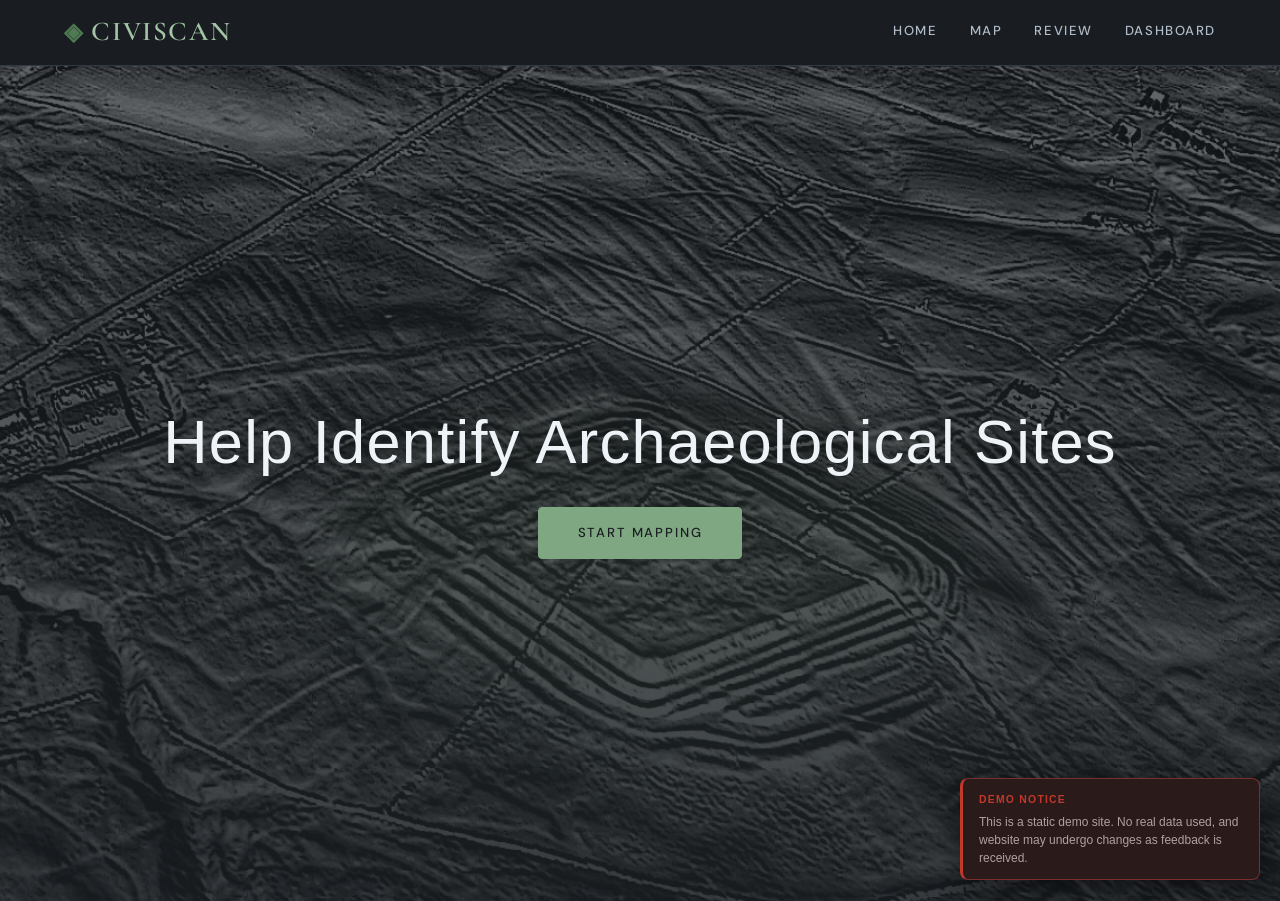
<file: index.html>
<!DOCTYPE html>
<html>

<head>

    <title>Civiscan</title>

    <link rel="stylesheet" href="base.css">
    <link rel="stylesheet" href="layout.css">

</head>

<body>

    <header>
        <h1><a href='index.html'>Civiscan</a></h1>

        <nav>
            <a href="index.html">Home</a>
            <a href="map.html">Map</a>
            <a href="review.html">Review</a>
            <a href="dashboard.html">Dashboard</a>
        </nav>

    </header>

    <section class="hero">

        <img src="hero.webp">

        <h2>Help Identify Archaeological Sites</h2>

        <a class="button" href="map.html">
            Start Mapping
        </a>

    </section>

    <div style="
      position: fixed;
      bottom: 1.25rem;
      right: 1.25rem;
      z-index: 9999;
      max-width: 300px;
      background: #2a1a1a;
      border: 1px solid #7a2e2e;
      border-left: 3px solid #c0392b;
      border-radius: 8px;
      padding: 0.75rem 1rem;
      box-shadow: 0 8px 32px rgba(0,0,0,0.5);
      font-family: sans-serif;">
      
        <p style="
        margin: 0 0 0.25rem 0;
        font-size: 0.65rem;
        font-weight: 600;
        letter-spacing: 0.12em;
        text-transform: uppercase;
        color: #c0392b;">
      Demo Notice
      </p>
        
      <p style="
        margin: 0;
        font-size: 0.75rem;
        color: #b0a0a0;
        line-height: 1.5;">
      This is a static demo site. No real data used, and website may undergo changes as feedback is received.
      </p>
    </div>

</body>


</html>
</file>
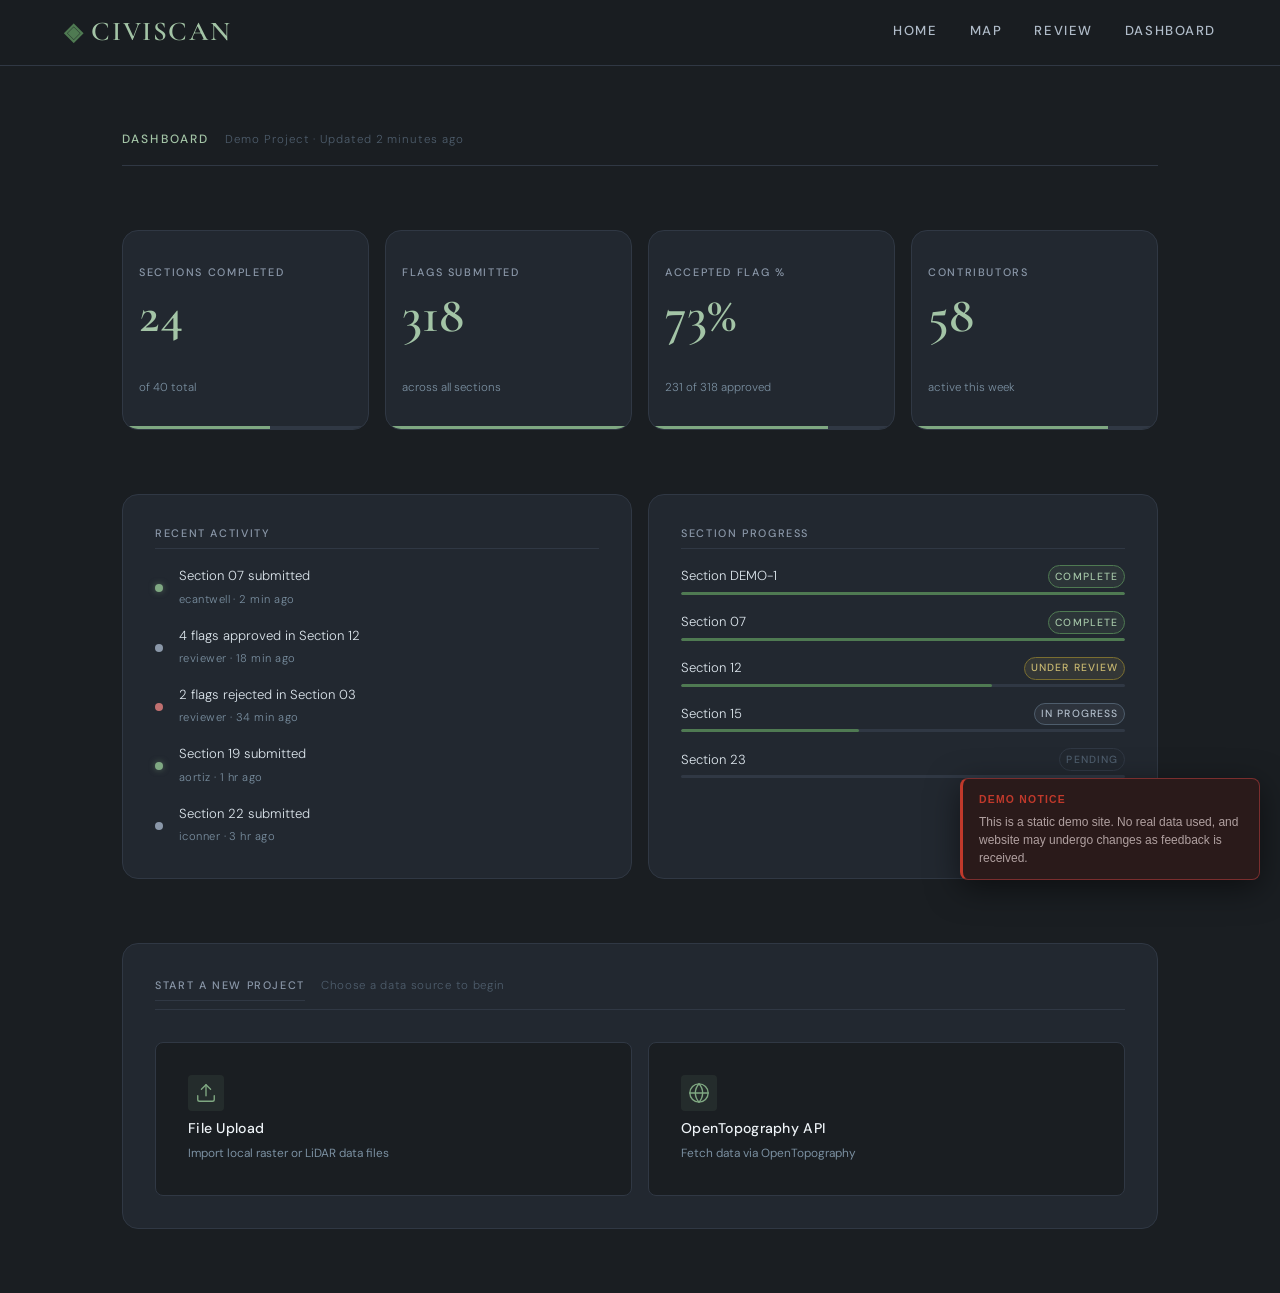
<file: dashboard.html>
<!DOCTYPE html>
<html>

<head>
    <title>Civiscan Dashboard</title>
    <link rel="stylesheet" href="base.css">
    <link rel="stylesheet" href="layout.css">
    <link rel="stylesheet" href="dashboard.css">
    <script src="dashboard.js" defer></script>
</head>

<body>
    <header>
        <h1><a href='index.html'>Civiscan</a></h1>

        <nav>
            <a href="index.html">Home</a>
            <a href="map.html">Map</a>
            <a href="review.html">Review</a>
            <a href="dashboard.html">Dashboard</a>
        </nav>

    </header>

    <main class="dashboard">

        <div class="dashboard-heading">
            <h2>Dashboard</h2>
            <span class="dashboard-subtitle">Demo Project · Updated 2 minutes ago</span>
        </div>

        <div class="stat-grid">

            <div class="stat-card" data-animate>
                <span class="stat-label">Sections Completed</span>
                <span class="stat-value" data-count="24">0</span>
                <span class="stat-sub">of 40 total</span>
                <div class="stat-bar">
                    <div class="stat-bar-fill" style="--fill: 60%"></div>
                </div>
            </div>

            <div class="stat-card" data-animate>
                <span class="stat-label">Flags Submitted</span>
                <span class="stat-value" data-count="318">0</span>
                <span class="stat-sub">across all sections</span>
                <div class="stat-bar">
                    <div class="stat-bar-fill" style="--fill: 100%"></div>
                </div>
            </div>

            <div class="stat-card" data-animate>
                <span class="stat-label">Accepted Flag %</span>
                <span class="stat-value" data-count="73" data-suffix="%">0</span>
                <span class="stat-sub">231 of 318 approved</span>
                <div class="stat-bar">
                    <div class="stat-bar-fill" style="--fill: 73%"></div>
                </div>
            </div>

            <div class="stat-card" data-animate>
                <span class="stat-label">Contributors</span>
                <span class="stat-value" data-count="58">0</span>
                <span class="stat-sub">active this week</span>
                <div class="stat-bar">
                    <div class="stat-bar-fill" style="--fill: 80%"></div>
                </div>
            </div>

        </div>

        <div class="dashboard-lower">
            <div class="dash-panel activity-panel">
                <h3 class="panel-title">Recent Activity</h3>
                <ul class="activity-list">
                    <li class="activity-item">
                        <span class="activity-dot high"></span>
                        <div class="activity-body">
                            <span class="activity-text">Section 07 submitted</span>
                            <span class="activity-meta">ecantwell · 2 min ago</span>
                        </div>
                    </li>
                    <li class="activity-item">
                        <span class="activity-dot mid"></span>
                        <div class="activity-body">
                            <span class="activity-text">4 flags approved in Section 12</span>
                            <span class="activity-meta">reviewer · 18 min ago</span>
                        </div>
                    </li>
                    <li class="activity-item">
                        <span class="activity-dot low"></span>
                        <div class="activity-body">
                            <span class="activity-text">2 flags rejected in Section 03</span>
                            <span class="activity-meta">reviewer · 34 min ago</span>
                        </div>
                    </li>
                    <li class="activity-item">
                        <span class="activity-dot high"></span>
                        <div class="activity-body">
                            <span class="activity-text">Section 19 submitted</span>
                            <span class="activity-meta">aortiz · 1 hr ago</span>
                        </div>
                    </li>
                    <li class="activity-item">
                        <span class="activity-dot mid"></span>
                        <div class="activity-body">
                            <span class="activity-text">Section 22 submitted</span>
                            <span class="activity-meta">iconner · 3 hr ago</span>
                        </div>
                    </li>
                </ul>
            </div>

            <div class="dash-panel progress-panel">
                <h3 class="panel-title">Section Progress</h3>
                <ul class="progress-list">
                    <li class="progress-item">
                        <div class="progress-meta">
                            <span class="progress-name">Section DEMO-1</span>
                            <span class="progress-status done">Complete</span>
                        </div>
                        <div class="progress-track">
                            <div class="progress-fill" style="--fill: 100%"></div>
                        </div>
                    </li>
                    <li class="progress-item">
                        <div class="progress-meta">
                            <span class="progress-name">Section 07</span>
                            <span class="progress-status done">Complete</span>
                        </div>
                        <div class="progress-track">
                            <div class="progress-fill" style="--fill: 100%"></div>
                        </div>
                    </li>
                    <li class="progress-item">
                        <div class="progress-meta">
                            <span class="progress-name">Section 12</span>
                            <span class="progress-status review">Under Review</span>
                        </div>
                        <div class="progress-track">
                            <div class="progress-fill" style="--fill: 70%"></div>
                        </div>
                    </li>
                    <li class="progress-item">
                        <div class="progress-meta">
                            <span class="progress-name">Section 15</span>
                            <span class="progress-status active">In Progress</span>
                        </div>
                        <div class="progress-track">
                            <div class="progress-fill" style="--fill: 40%"></div>
                        </div>
                    </li>
                    <li class="progress-item">
                        <div class="progress-meta">
                            <span class="progress-name">Section 23</span>
                            <span class="progress-status pending">Pending</span>
                        </div>
                        <div class="progress-track">
                            <div class="progress-fill" style="--fill: 0%"></div>
                        </div>
                    </li>
                </ul>
            </div>

        </div>

        <div class="new-project-section">
            <div class="new-project-header">
                <h3 class="panel-title">Start a New Project</h3>
                <span class="new-project-sub">Choose a data source to begin</span>
            </div>
            <div class="source-cards">

                <button class="source-card" id="btn-file-upload">
                    <div class="source-icon">
                        <svg viewBox="0 0 24 24" fill="none" stroke="currentColor" stroke-width="1.5"
                            stroke-linecap="round" stroke-linejoin="round">
                            <path d="M21 15v4a2 2 0 0 1-2 2H5a2 2 0 0 1-2-2v-4" />
                            <polyline points="17 8 12 3 7 8" />
                            <line x1="12" y1="3" x2="12" y2="15" />
                        </svg>
                    </div>
                    <span class="source-title">File Upload</span>
                    <span class="source-desc">Import local raster or LiDAR data files</span>
                </button>

                <button class="source-card" id="btn-opentopo">
                    <div class="source-icon">
                        <svg viewBox="0 0 24 24" fill="none" stroke="currentColor" stroke-width="1.5"
                            stroke-linecap="round" stroke-linejoin="round">
                            <circle cx="12" cy="12" r="10" />
                            <line x1="2" y1="12" x2="22" y2="12" />
                            <path
                                d="M12 2a15.3 15.3 0 0 1 4 10 15.3 15.3 0 0 1-4 10 15.3 15.3 0 0 1-4-10A15.3 15.3 0 0 1 12 2z" />
                        </svg>
                    </div>
                    <span class="source-title">OpenTopography API</span>
                    <span class="source-desc">Fetch data via OpenTopography</span>
                </button>

            </div>
        </div>

    </main>

    <!-- new project modals -->
    <div class="modal-backdrop" id="modal-file" aria-hidden="true">
        <div class="modal" role="dialog" aria-modal="true" aria-labelledby="modal-file-title">

            <div class="modal-header">
                <h2 id="modal-file-title">New Project ⸻ File Upload</h2>
                <!-- apparently triple em dashes are a thing -->
                <button class="modal-close" data-close="modal-file" aria-label="Close">✕</button>
            </div>

            <div class="modal-body">

                <div class="field-group">
                    <label class="field-label" for="file-project-name">Project Name</label>
                    <input class="field-input" id="file-project-name" type="text"
                        placeholder="e.g. Survey Region Alpha">
                </div>

                <div class="field-group">
                    <label class="field-label">Data Files</label>
                    <div class="dropzone" id="dropzone">
                        <div class="dropzone-icon">
                            <svg viewBox="0 0 24 24" fill="none" stroke="currentColor" stroke-width="1.5"
                                stroke-linecap="round" stroke-linejoin="round">
                                <path d="M21 15v4a2 2 0 0 1-2 2H5a2 2 0 0 1-2-2v-4" />
                                <polyline points="17 8 12 3 7 8" />
                                <line x1="12" y1="3" x2="12" y2="15" />
                            </svg>
                        </div>
                        <p class="dropzone-text">Drag &amp; drop files here</p>
                        <p class="dropzone-sub">or <label class="dropzone-browse" for="file-input">browse files</label>
                        </p>
                        <input type="file" id="file-input" multiple accept=".tif,.tiff,.las,.laz,.geojson" hidden>
                        <p class="dropzone-hint">.tif · .las · .laz · .geojson</p>
                    </div>
                    <ul class="file-list" id="file-list"></ul>
                </div>

                <div class="field-group">
                    <label class="field-label">Latitude Range</label>
                    <div class="coord-row">
                        <input class="field-input" type="number" placeholder="Min latitude" step="0.0001">
                        <span class="coord-sep">to</span>
                        <input class="field-input" type="number" placeholder="Max latitude" step="0.0001">
                    </div>
                </div>

                <div class="field-group">
                    <label class="field-label">Longitude Range</label>
                    <div class="coord-row">
                        <input class="field-input" type="number" placeholder="Min longitude" step="0.0001">
                        <span class="coord-sep">to</span>
                        <input class="field-input" type="number" placeholder="Max longitude" step="0.0001">
                    </div>
                </div>

                <div class="field-group">
                    <label class="field-label">Add Reviewers</label>
                    <div class="reviewer-input-row">
                        <input class="field-input" id="file-reviewer-input" type="email"
                            placeholder="email@example.com">
                        <button class="reviewer-add-btn" data-target="file-reviewer-list">Add</button>
                    </div>
                    <ul class="reviewer-list" id="file-reviewer-list"></ul>
                </div>

            </div>

            <div class="modal-footer">
                <button class="modal-btn cancel" data-close="modal-file">Cancel</button>
                <button class="modal-btn save">Save &amp Exit</button>
                <button class="modal-btn confirm">Confirm</button>
            </div>

        </div>
    </div>

    <!-- there might be a way to make this and the other modal without repeating most of the code but I don't know it if there is -->
    <div class="modal-backdrop" id="modal-opentopo" aria-hidden="true">
        <div class="modal" role="dialog" aria-modal="true" aria-labelledby="modal-topo-title">

            <div class="modal-header">
                <h2 id="modal-topo-title">New Project ⸻ OpenTopography API</h2>
                <button class="modal-close" data-close="modal-opentopo" aria-label="Close">✕</button>
            </div>

            <div class="modal-body">

                <div class="field-group">
                    <label class="field-label" for="topo-project-name">Project Name</label>
                    <input class="field-input" id="topo-project-name" type="text"
                        placeholder="e.g. Survey Region Alpha">
                </div>

                <div class="field-group">
                    <label class="field-label" for="topo-api-key">OpenTopography API Key</label>
                    <div class="password-wrap">
                        <input class="field-input" id="topo-api-key" type="password" placeholder="Paste your API key">
                        <button class="toggle-visibility" data-target="topo-api-key" aria-label="Toggle visibility">
                            <svg class="eye-icon" viewBox="0 0 24 24" fill="none" stroke="currentColor"
                                stroke-width="1.5" stroke-linecap="round" stroke-linejoin="round">
                                <path d="M1 12s4-8 11-8 11 8 11 8-4 8-11 8-11-8-11-8z" />
                                <circle cx="12" cy="12" r="3" />
                            </svg>
                        </button>
                    </div>
                </div>

                <div class="field-group">
                    <label class="field-label">Latitude Range</label>
                    <div class="coord-row">
                        <input class="field-input" type="number" placeholder="Min latitude" step="0.0001">
                        <span class="coord-sep">to</span>
                        <input class="field-input" type="number" placeholder="Max latitude" step="0.0001">
                    </div>
                </div>

                <div class="field-group">
                    <label class="field-label">Longitude Range</label>
                    <div class="coord-row">
                        <input class="field-input" type="number" placeholder="Min longitude" step="0.0001">
                        <span class="coord-sep">to</span>
                        <input class="field-input" type="number" placeholder="Max longitude" step="0.0001">
                    </div>
                </div>

                <div class="field-group">
                    <label class="field-label">Add Reviewers</label>
                    <div class="reviewer-input-row">
                        <input class="field-input" id="topo-reviewer-input" type="email"
                            placeholder="email@example.com">
                        <button class="reviewer-add-btn" data-target="topo-reviewer-list">Add</button>
                    </div>
                    <ul class="reviewer-list" id="topo-reviewer-list"></ul>
                </div>

            </div>

            <div class="modal-footer">
                <button class="modal-btn cancel" data-close="modal-opentopo">Cancel</button>
                <button class="modal-btn save">Save &amp; Exit</button>
                <button class="modal-btn confirm">Confirm</button>
            </div>

        </div>
    </div>

    <div style="
      position: fixed;
      bottom: 1.25rem;
      right: 1.25rem;
      z-index: 9999;
      max-width: 300px;
      background: #2a1a1a;
      border: 1px solid #7a2e2e;
      border-left: 3px solid #c0392b;
      border-radius: 8px;
      padding: 0.75rem 1rem;
      box-shadow: 0 8px 32px rgba(0,0,0,0.5);
      font-family: sans-serif;">
      
        <p style="
        margin: 0 0 0.25rem 0;
        font-size: 0.65rem;
        font-weight: 600;
        letter-spacing: 0.12em;
        text-transform: uppercase;
        color: #c0392b;">
      Demo Notice
      </p>
        
      <p style="
        margin: 0;
        font-size: 0.75rem;
        color: #b0a0a0;
        line-height: 1.5;">
      This is a static demo site. No real data used, and website may undergo changes as feedback is received.
      </p>
    </div>

</body>


</html>
</file>
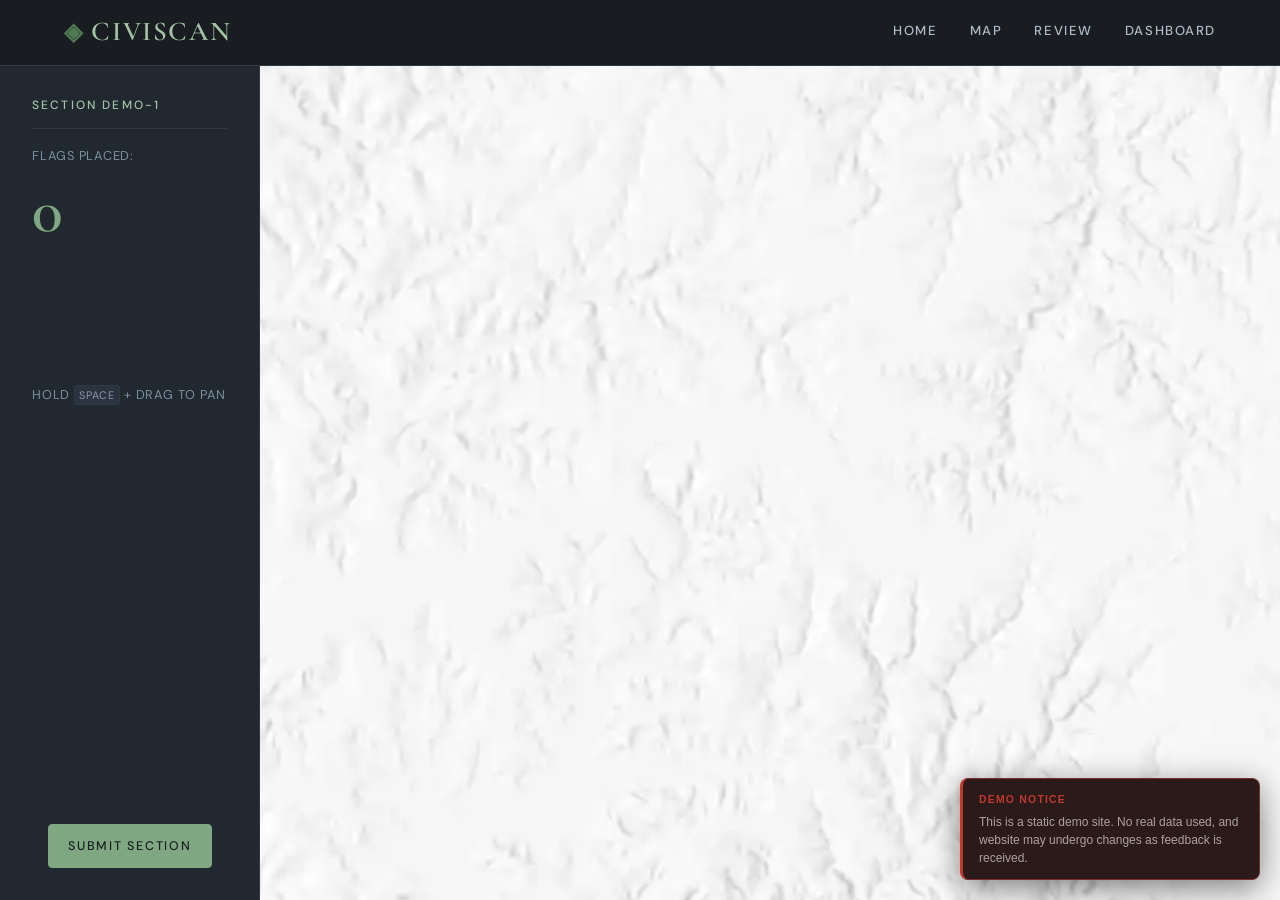
<file: map.html>
<!DOCTYPE html>
<html>

<head>
    <title>Civiscan Map</title>
    <link rel="stylesheet" href="base.css">
    <link rel="stylesheet" href="layout.css">
    <link rel="stylesheet" href="map.css">
    <script src="map.js" defer></script>
</head>

<body>
    <header>
        <h1><a href='index.html'>Civiscan</a></h1>

        <nav>
            <a href="index.html">Home</a>
            <a href="map.html">Map</a>
            <a href="review.html">Review</a>
            <a href="dashboard.html">Dashboard</a>
        </nav>

    </header>
    <div class="map-layout">
        <div class="sidebar">
            <h2>Section DEMO-1</h2>
            <p>Flags placed:</p>
            <p id="flag-count">0</p>
            <br><br><br><br>
            <p class="pan-hint">Hold <kbd>Space</kbd> + drag to pan</p>
            <button>Submit Section</button>
        </div>
        <div id="map"></div>
    </div>

    <div style="
      position: fixed;
      bottom: 1.25rem;
      right: 1.25rem;
      z-index: 9999;
      max-width: 300px;
      background: #2a1a1a;
      border: 1px solid #7a2e2e;
      border-left: 3px solid #c0392b;
      border-radius: 8px;
      padding: 0.75rem 1rem;
      box-shadow: 0 8px 32px rgba(0,0,0,0.5);
      font-family: sans-serif;">
      
        <p style="
        margin: 0 0 0.25rem 0;
        font-size: 0.65rem;
        font-weight: 600;
        letter-spacing: 0.12em;
        text-transform: uppercase;
        color: #c0392b;">
      Demo Notice
      </p>
        
      <p style="
        margin: 0;
        font-size: 0.75rem;
        color: #b0a0a0;
        line-height: 1.5;">
      This is a static demo site. No real data used, and website may undergo changes as feedback is received.
      </p>
    </div>

</body>


</html>
</file>
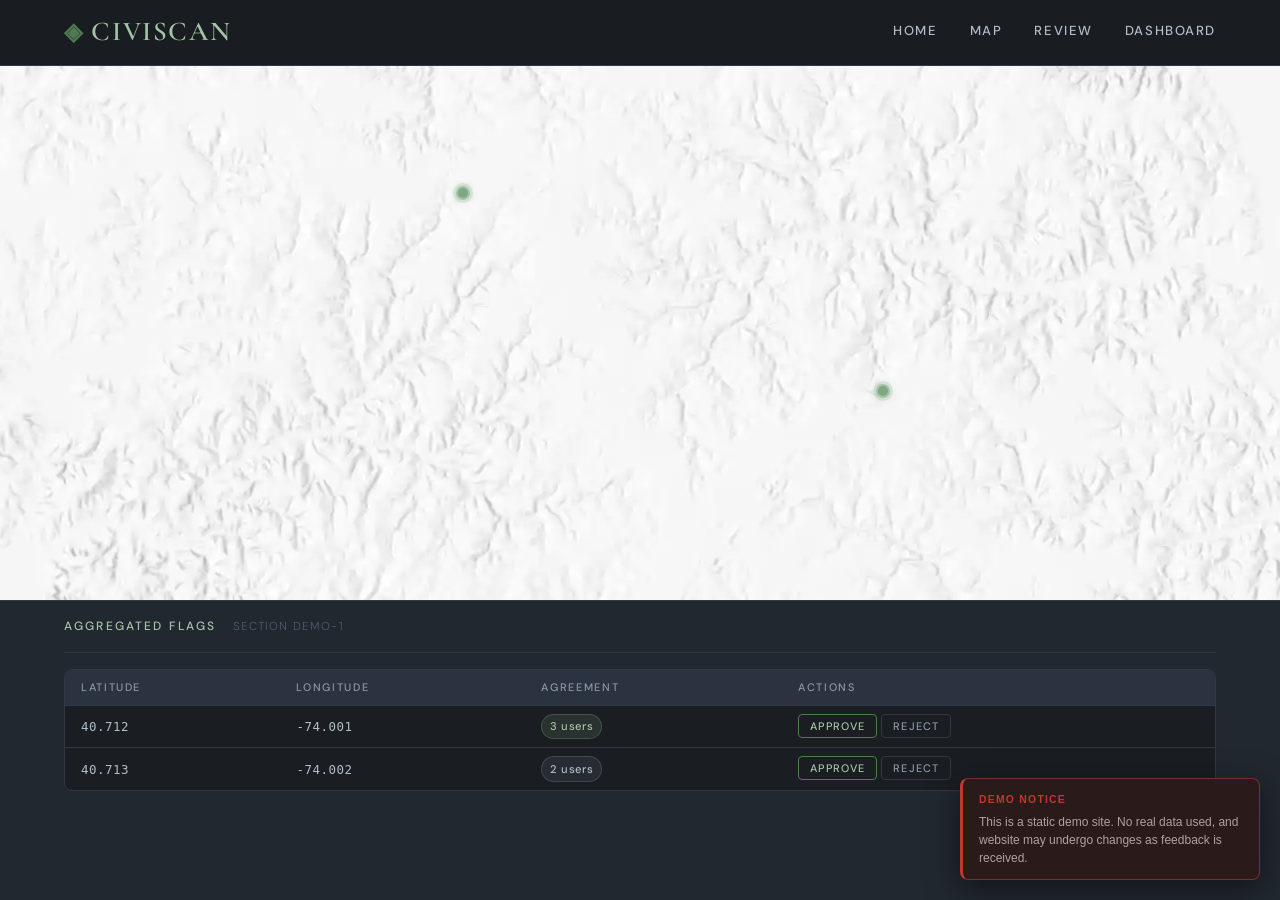
<file: review.html>
<!DOCTYPE html>
<html>

<head>
    <title>Civiscan Review</title>
    <link rel="stylesheet" href="base.css">
    <link rel="stylesheet" href="layout.css">
    <link rel="stylesheet" href="review.css">
    <script src="review.js" defer></script>
</head>

<body>

    <header>
        <h1><a href='index.html'>Civiscan</a></h1>

        <nav>
            <a href="index.html">Home</a>
            <a href="map.html">Map</a>
            <a href="review.html">Review</a>
            <a href="dashboard.html">Dashboard</a>
        </nav>

    </header>

    <div class="review-page">

        <div class="review-map-panel">
            <div id="review-map">
                <div id="review-map-canvas">
                    <img id="review-map-image" src="examplemap.webp" alt="Section DEMO-1 map">
                </div>
            </div>
        </div>

        <div class="review-table-panel">
            <div class="review-header">
                <h2>Aggregated Flags</h2>
                <span class="review-subtitle">Section DEMO-1</span>
            </div>

            <div class="table-wrapper">
                <table class="flag-table">
                    <thead>
                        <tr>
                            <th>Latitude</th>
                            <th>Longitude</th>
                            <th>Agreement</th>
                            <th>Actions</th>
                        </tr>
                    </thead>
                    <tbody>
                        <!-- dummy data -->
                        <tr data-flag="1" data-lat="0.38" data-lng="0.42">
                            <td class="coord">40.712</td>
                            <td class="coord">-74.001</td>
                            <td><span class="agreement high">3 users</span></td>
                            <td class="actions">
                                <button class="action-btn approve">Approve</button>
                                <button class="action-btn reject">Reject</button>
                            </td>
                        </tr>
                        <tr data-flag="2" data-lat="0.55" data-lng="0.61">
                            <td class="coord">40.713</td>
                            <td class="coord">-74.002</td>
                            <td><span class="agreement mid">2 users</span></td>
                            <td class="actions">
                                <button class="action-btn approve">Approve</button>
                                <button class="action-btn reject">Reject</button>
                            </td>
                        </tr>
                    </tbody>
                </table>
            </div>
        </div>

    </div>

    <div style="
      position: fixed;
      bottom: 1.25rem;
      right: 1.25rem;
      z-index: 9999;
      max-width: 300px;
      background: #2a1a1a;
      border: 1px solid #7a2e2e;
      border-left: 3px solid #c0392b;
      border-radius: 8px;
      padding: 0.75rem 1rem;
      box-shadow: 0 8px 32px rgba(0,0,0,0.5);
      font-family: sans-serif;">
      
        <p style="
        margin: 0 0 0.25rem 0;
        font-size: 0.65rem;
        font-weight: 600;
        letter-spacing: 0.12em;
        text-transform: uppercase;
        color: #c0392b;">
      Demo Notice
      </p>
        
      <p style="
        margin: 0;
        font-size: 0.75rem;
        color: #b0a0a0;
        line-height: 1.5;">
      This is a static demo site. No real data used, and website may undergo changes as feedback is received.
      </p>
    </div>

</body>


</html>
</file>
<file: base.css>
@import url('https://fonts.googleapis.com/css2?family=Cormorant+Garamond:wght@400;600&family=DM+Sans:wght@300;400;500&display=swap');
@import url('https://fonts.cdnfonts.com/css/satoshi');

:root {
    --color-bg: #1a1e22;
    --color-surface: #222830;
    --color-surface-2: #2b3240;
    --color-border: #303844;

    --color-slate: #8a97a8;
    --color-slate-light: #b0bcc9;
    --color-slate-dark: #4e5d6c;

    --color-sage: #7fa882;
    --color-sage-light: #a3c4a6;
    --color-sage-dark: #4f7a52;
    --color-sage-glow: rgba(127, 168, 130, 0.12);

    --color-text: #dce5ec;
    --color-text-muted: #7a8fa0;
    --color-heading: #eef3f7;

    --font-display: 'Cormorant Garamond', Georgia, serif;
    --font-body: 'DM Sans', sans-serif;
    --font-hero: 'Satoshi', sans-serif;

    --space-xs: 0.25rem;
    --space-sm: 0.5rem;
    --space-md: 1rem;
    --space-lg: 2rem;
    --space-xl: 4rem;
    --space-2xl: 7rem;

    --radius-sm: 4px;
    --radius-md: 8px;
    --radius-lg: 16px;

    --transition: 0.25s ease;
    --transition-slow: 0.5s ease;
}

*,
*::before,
*::after {
    box-sizing: border-box;
    margin: 0;
    padding: 0;
}
html {
    font-size: 16px;
    scroll-behavior: smooth;
    -webkit-font-smoothing: antialiased;
    -moz-osx-font-smoothing: grayscale;
}

body {
    background-color: var(--color-bg);
    color: var(--color-text);
    font-family: var(--font-body);
    font-weight: 300;
    line-height: 1.7;
    min-height: 100vh;
    scrollbar-color: var(--color-sage-dark) var(--color-bg);
}

h1,h2,h3,h4,h5,h6 {
    font-family: var(--font-display);
    font-weight: 600;
    color: var(--color-heading);
    line-height: 1.2;
    letter-spacing: 0.01em;
}

h1 {
    font-size: clamp(1.8rem, 4vw, 2.8rem);
}

h2 {
    font-size: clamp(2rem, 5vw, 3.8rem);
}

h3 {
    font-size: clamp(1.2rem, 2.5vw, 1.6rem);
}

p {
    color: var(--color-text-muted);
    max-width: 60ch;
}

a {
    color: var(--color-sage-light);
    text-decoration: none;
    transition: color var(--transition);
}

a:hover {
    color: var(--color-sage);
}

img {
    display: block;
    max-width: 100%;
}

.visually-hidden {
    position: absolute;
    width: 1px;
    height: 1px;
    overflow: hidden;
    clip: rect(0, 0, 0, 0);
    white-space: nowrap;
}
</file>
<file: layout.css>
header {
    position: sticky;
    top: 0;
    z-index: 100;
    display: flex;
    align-items: center;
    justify-content: space-between;
    padding: var(--space-md) var(--space-xl);
    background: rgba(26, 30, 34, 0.85);
    backdrop-filter: blur(12px);
    -webkit-backdrop-filter: blur(12px);
    border-bottom: 1px solid var(--color-border);

    /* on page load / reload */
    animation: fadeDown 0.6s ease both;
}

header h1 {
    font-family: var(--font-display);
    font-size: 1.7rem;
    font-weight: 600;
    letter-spacing: 0.06em;
    color: var(--color-sage-light);
    text-transform: uppercase;
}

/* temporary placeholder logo */
header h1::before {
    content: '◈ ';
    color: var(--color-sage-dark);
    font-size: 1.5rem;
}

nav {
    display: flex;
    gap: var(--space-lg);
    align-items: center;
}

nav a {
    font-family: var(--font-body);
    font-size: 0.82rem;
    font-weight: 500;
    letter-spacing: 0.12em;
    text-transform: uppercase;
    color: var(--color-slate-light);
    padding-bottom: 2px;
    position: relative;
    transition: color var(--transition);
}

nav a::after {
    content: '';
    position: absolute;
    left: 0;
    bottom: -2px;
    width: 0;
    height: 1px;
    background: var(--color-sage);
    transition: width var(--transition);
}

nav a:hover {
    color: var(--color-sage-light);
}

nav a:hover::after {
    width: 100%;
}

.hero {
    position: relative;
    min-height: calc(100vh - 65px);
    display: flex;
    flex-direction: column;
    align-items: center;
    justify-content: center;
    text-align: center;
    overflow: hidden;
    padding: var(--space-xl);
}

.hero img {
    position: absolute;
    inset: 0;
    width: 100%;
    height: 100%;
    object-fit: cover;
    object-position: center;
    z-index: 0;
    opacity: 0.5;
    filter: saturate(0.6);
    transition: opacity 1s ease;
}

/* dark gradient to make hero legible */
.hero::before {
    content: '';
    position: absolute;
    inset: 0;
    z-index: 1;
    background:
        radial-gradient(ellipse 80% 60% at 50% 60%, rgba(127, 168, 130, 0.07) 0%, transparent 70%),
        linear-gradient(to bottom,
            rgba(26, 30, 34, 0.35) 0%,
            rgba(26, 30, 34, 0.55) 60%,
            rgba(26, 30, 34, 0.75) 100%);
}

.hero h2 {
    position: relative;
    z-index: 2;
    font-family: var(--font-hero);
    font-size: clamp(2.6rem, 4.8vw, 5rem);
    font-weight: 400;
    color: var(--color-heading);
    line-height: 1.1;
    letter-spacing: 0.02em;
    margin-bottom: var(--space-lg);
    text-shadow: 0 2px 40px rgba(0, 0, 0, 0.5);

    animation: fadeUp 0.8s 0.3s ease both;
}

.button {
    position: relative;
    z-index: 2;
    display: inline-block;
    padding: 0.85rem 2.4rem;
    font-family: var(--font-body);
    font-size: 0.82rem;
    font-weight: 500;
    letter-spacing: 0.14em;
    text-transform: uppercase;
    color: var(--color-bg);
    background: var(--color-sage);
    border: 1px solid var(--color-sage);
    border-radius: var(--radius-sm);
    cursor: pointer;
    transition:
        background var(--transition),
        color var(--transition),
        box-shadow var(--transition),
        transform var(--transition);

    animation: fadeUp 0.8s 0.6s ease both;
}

.button:hover {
    background: transparent;
    color: var(--color-sage-light);
    box-shadow: 0 0 28px rgba(127, 168, 130, 0.25), inset 0 0 0 1px var(--color-sage);
    transform: translateY(-2px);
}

@keyframes fadeDown {
    from {
        opacity: 0;
        transform: translateY(-12px);
    }

    to {
        opacity: 1;
        transform: translateY(0);
    }
}

@keyframes fadeUp {
    from {
        opacity: 0;
        transform: translateY(18px);
    }

    to {
        opacity: 1;
        transform: translateY(0);
    }
}

@keyframes fadeIn {
    from {
        opacity: 0;
    }

    to {
        opacity: 1;
    }
}

@media (max-width: 640px) {
    header {
        padding: var(--space-md) var(--space-lg);
        flex-direction: column;
        gap: var(--space-md);
        text-align: center;
    }

    nav {
        gap: var(--space-md);
    }

    .hero {
        padding: var(--space-lg);
    }
}
</file>
<file: dashboard.css>
.dashboard {
    max-width: 1100px;
    margin: 0 auto;
    padding: var(--space-xl) var(--space-lg);
    display: flex;
    flex-direction: column;
    gap: var(--space-xl);
}

.dashboard-heading {
    display: flex;
    align-items: baseline;
    gap: var(--space-md);
    padding-bottom: var(--space-md);
    border-bottom: 1px solid var(--color-border);
    animation: fadeUp 0.5s ease both;
}

.dashboard-heading h2 {
    font-family: var(--font-body);
    font-size: 0.75rem;
    font-weight: 500;
    letter-spacing: 0.18em;
    text-transform: uppercase;
    color: var(--color-sage-light);
}

.dashboard-subtitle {
    font-size: 0.72rem;
    letter-spacing: 0.08em;
    color: var(--color-slate-dark);
    font-family: var(--font-body);
}

.stat-grid {
    display: grid;
    grid-template-columns: repeat(4, 1fr);
    gap: var(--space-md);
}

.stat-card {
    background: var(--color-surface);
    border: 1px solid var(--color-border);
    border-radius: var(--radius-lg);
    padding: var(--space-lg) var(--space-md);
    display: flex;
    flex-direction: column;
    gap: var(--space-xs);
    min-height: 200px;
    position: relative;
    overflow: hidden;
    transition: border-color var(--transition), transform var(--transition);

    /* js will make them appear one at a time */
    opacity: 0;
    transform: translateY(14px);
}

.stat-card.visible {
    animation: fadeUp 0.5s ease forwards;
}

.stat-card:nth-child(1) {
    animation-delay: 0.05s;
}

.stat-card:nth-child(2) {
    animation-delay: 0.12s;
}

.stat-card:nth-child(3) {
    animation-delay: 0.19s;
}

.stat-card:nth-child(4) {
    animation-delay: 0.26s;
}

.stat-card:hover {
    border-color: var(--color-sage);
    background: linear-gradient(160deg, #222e26 0%, var(--color-sage) 500%);
    transform: translateY(-2px);
}

.stat-label {
    font-family: var(--font-body);
    font-size: 0.68rem;
    font-weight: 500;
    letter-spacing: 0.15em;
    text-transform: uppercase;
    color: var(--color-slate);
}

.stat-value {
    font-family: var(--font-display);
    font-size: clamp(2.8rem, 4vw, 3.8rem);
    font-weight: 600;
    line-height: 1;
    margin: var(--space-xs) 0;
    color: var(--color-sage-light);
}

.stat-sub {
    font-size: 0.72rem;
    color: var(--color-text-muted);
    font-family: var(--font-body);
    margin-top: auto;
}

.stat-bar {
    position: absolute;
    bottom: 0;
    left: 0;
    right: 0;
    height: 3px;
    background: var(--color-border);
}

.stat-bar-fill {
    height: 100%;
    width: var(--fill, 0%);
    background: var(--color-sage-dark);
    transition: width 1s cubic-bezier(0.4, 0, 0.2, 1);
    background: var(--color-sage);
}

.dashboard-lower {
    display: grid;
    grid-template-columns: 1fr 1fr;
    gap: var(--space-md);
    animation: fadeUp 0.5s 0.3s ease both;
}

.dash-panel {
    background: var(--color-surface);
    border: 1px solid var(--color-border);
    border-radius: var(--radius-lg);
    padding: var(--space-lg);
    display: flex;
    flex-direction: column;
    gap: var(--space-md);
}

.panel-title {
    font-family: var(--font-body);
    font-size: 0.68rem;
    font-weight: 500;
    letter-spacing: 0.15em;
    text-transform: uppercase;
    color: var(--color-slate);
    padding-bottom: var(--space-sm);
    border-bottom: 1px solid var(--color-border);
}

/* activity feed */
.activity-list {
    list-style: none;
    display: flex;
    flex-direction: column;
    gap: var(--space-md);
}

.activity-item {
    display: flex;
    align-items: flex-start;
    gap: var(--space-md);
}

.activity-dot {
    width: 8px;
    height: 8px;
    border-radius: 50%;
    flex-shrink: 0;
    margin-top: 19px;
}

.activity-dot.high {
    background: var(--color-sage);
    box-shadow: 0 0 6px rgba(127, 168, 130, 0.5);
}

.activity-dot.mid {
    background: var(--color-slate);
}

.activity-dot.low {
    background: #c07070;
}

.activity-body {
    display: flex;
    flex-direction: column;
    gap: 2px;
}

.activity-text {
    font-size: 0.82rem;
    color: var(--color-text);
    font-family: var(--font-body);
}

.activity-meta {
    font-size: 0.7rem;
    color: var(--color-text-muted);
    font-family: var(--font-body);
    letter-spacing: 0.04em;
}


.progress-list {
    list-style: none;
    display: flex;
    flex-direction: column;
    gap: var(--space-md);
}

.progress-item {
    display: flex;
    flex-direction: column;
    gap: var(--space-xs);
}

.progress-meta {
    display: flex;
    justify-content: space-between;
    align-items: center;
}

.progress-name {
    font-size: 0.82rem;
    color: var(--color-text);
    font-family: var(--font-body);
}

.progress-status {
    font-size: 0.65rem;
    font-weight: 500;
    letter-spacing: 0.1em;
    text-transform: uppercase;
    padding: 0.15em 0.6em;
    border-radius: 999px;
    border: 1px solid;
}

.progress-status.done {
    color: var(--color-sage-light);
    border-color: var(--color-sage-dark);
    background: rgba(127, 168, 130, 0.1);
}

.progress-status.review {
    color: #c8b870;
    border-color: #7a6e30;
    background: rgba(200, 184, 112, 0.1);
}

.progress-status.active {
    color: var(--color-slate-light);
    border-color: var(--color-slate-dark);
    background: rgba(138, 151, 168, 0.1);
}

.progress-status.pending {
    color: var(--color-slate-dark);
    border-color: var(--color-border);
    background: transparent;
}

.progress-track {
    height: 3px;
    background: var(--color-border);
    border-radius: 999px;
    overflow: hidden;
}

.progress-fill {
    height: 100%;
    width: var(--fill, 0%);
    background: var(--color-sage-dark);
    border-radius: 999px;
    transition: width 1s cubic-bezier(0.4, 0, 0.2, 1);
}

@media (max-width: 900px) {
    .stat-grid {
        grid-template-columns: repeat(2, 1fr);
    }
}

@media (max-width: 600px) {
    .dashboard {
        padding: var(--space-lg) var(--space-md);
        gap: var(--space-lg);
    }

    .stat-grid {
        grid-template-columns: repeat(2, 1fr);
    }

    .dashboard-lower {
        grid-template-columns: 1fr;
    }
}

.new-project-section {
    background: var(--color-surface);
    border: 1px solid var(--color-border);
    border-radius: var(--radius-lg);
    padding: var(--space-lg);
    display: flex;
    flex-direction: column;
    gap: var(--space-lg);
    animation: fadeUp 0.5s 0.4s ease both;
}

.new-project-header {
    display: flex;
    align-items: baseline;
    gap: var(--space-md);
    padding-bottom: var(--space-sm);
    border-bottom: 1px solid var(--color-border);
}

.new-project-sub {
    font-size: 0.72rem;
    color: var(--color-slate-dark);
    font-family: var(--font-body);
    letter-spacing: 0.06em;
}

.source-cards {
    display: grid;
    grid-template-columns: 1fr 1fr;
    gap: var(--space-md);
}

.source-card {
    display: flex;
    flex-direction: column;
    align-items: flex-start;
    gap: var(--space-sm);
    padding: var(--space-lg);
    background: var(--color-bg);
    border: 1px solid var(--color-border);
    border-radius: var(--radius-md);
    cursor: pointer;
    text-align: left;
    transition: border-color var(--transition), background var(--transition), transform var(--transition);
}

.source-card:hover {
    border-color: var(--color-sage-dark);
    background: rgba(127, 168, 130, 0.04);
    transform: translateY(-2px);
}

.source-icon {
    width: 36px;
    height: 36px;
    display: flex;
    align-items: center;
    justify-content: center;
    color: var(--color-sage);
    background: rgba(127, 168, 130, 0.1);
    border-radius: var(--radius-sm);
    padding: 7px;
}

.source-icon svg {
    width: 100%;
    height: 100%;
}

.source-title {
    font-family: var(--font-body);
    font-size: 0.88rem;
    font-weight: 500;
    color: var(--color-heading);
    letter-spacing: 0.02em;
}

.source-desc {
    font-family: var(--font-body);
    font-size: 0.74rem;
    color: var(--color-text-muted);
    line-height: 1.5;
}

/* new project modal */
.modal-backdrop {
    position: fixed;
    inset: 0;
    z-index: 500;
    background: rgba(10, 13, 16, 0.75);
    backdrop-filter: blur(4px);
    display: flex;
    align-items: center;
    justify-content: center;
    padding: var(--space-lg);

    opacity: 0;
    pointer-events: none;
    transition: opacity 0.2s ease;
}

.modal-backdrop.open {
    opacity: 1;
    pointer-events: all;
}

.modal {
    background: var(--color-surface);
    border: 1px solid var(--color-border);
    border-radius: var(--radius-lg);
    width: 100%;
    max-width: 560px;
    max-height: 90vh;
    display: flex;
    flex-direction: column;
    box-shadow: 0 24px 64px rgba(0, 0, 0, 0.6);

    transform: translateY(16px) scale(0.98);
    transition: transform 0.2s ease;
}

.modal-backdrop.open .modal {
    transform: translateY(0) scale(1);
}

.modal-header {
    display: flex;
    align-items: center;
    justify-content: space-between;
    padding: var(--space-lg);
    border-bottom: 1px solid var(--color-border);
    flex-shrink: 0;
}

.modal-header h2 {
    font-family: var(--font-body);
    font-size: 0.78rem;
    font-weight: 500;
    letter-spacing: 0.14em;
    text-transform: uppercase;
    color: var(--color-sage-light);
}

.modal-close {
    background: none;
    border: none;
    color: var(--color-slate-dark);
    font-size: 0.9rem;
    cursor: pointer;
    padding: 0.2rem 0.4rem;
    border-radius: var(--radius-sm);
    transition: color var(--transition), background var(--transition);
    line-height: 1;
}

.modal-close:hover {
    color: var(--color-text);
    background: var(--color-surface-2);
}

.modal-body {
    overflow-y: auto;
    padding: var(--space-lg);
    display: flex;
    flex-direction: column;
    gap: var(--space-lg);
    flex: 1;
}

.field-group {
    display: flex;
    flex-direction: column;
    gap: var(--space-sm);
}

.field-label {
    font-family: var(--font-body);
    font-size: 0.7rem;
    font-weight: 500;
    letter-spacing: 0.12em;
    text-transform: uppercase;
    color: var(--color-slate);
}

.field-input {
    background: var(--color-bg);
    border: 1px solid var(--color-border);
    border-radius: var(--radius-sm);
    padding: 0.6rem 0.85rem;
    font-family: var(--font-body);
    font-size: 0.85rem;
    color: var(--color-text);
    width: 100%;
    transition: border-color var(--transition), box-shadow var(--transition);
    outline: none;
}

.field-input::placeholder {
    color: var(--color-slate-dark);
}

.field-input:focus {
    border-color: var(--color-sage-dark);
    box-shadow: 0 0 0 3px rgba(127, 168, 130, 0.1);
}

/* hides number increment/decrement buttons since they aren't needed */
.field-input[type="number"]::-webkit-inner-spin-button,
.field-input[type="number"]::-webkit-outer-spin-button {
    -webkit-appearance: none;
}

.field-input[type="number"] {
    -moz-appearance: textfield;
}

.coord-row {
    display: grid;
    grid-template-columns: 1fr auto 1fr;
    align-items: center;
    gap: var(--space-sm);
}

.coord-sep {
    font-size: 0.72rem;
    color: var(--color-slate-dark);
    font-family: var(--font-body);
    white-space: nowrap;
}

/* API key stuff */
.password-wrap {
    position: relative;
}

.password-wrap .field-input {
    padding-right: 2.6rem;
}

.toggle-visibility {
    position: absolute;
    right: 0.7rem;
    top: 50%;
    transform: translateY(-50%);
    background: none;
    border: none;
    cursor: pointer;
    color: var(--color-slate-dark);
    padding: 0;
    display: flex;
    align-items: center;
    transition: color var(--transition);
}

.toggle-visibility:hover {
    color: var(--color-slate-light);
}

.eye-icon {
    width: 16px;
    height: 16px;
}

/* file upload spot */
.dropzone {
    border: 1px dashed var(--color-border);
    border-radius: var(--radius-md);
    padding: var(--space-xl) var(--space-lg);
    text-align: center;
    cursor: pointer;
    display: flex;
    flex-direction: column;
    align-items: center;
    gap: var(--space-sm);
    transition: border-color var(--transition), background var(--transition);
}

.dropzone:hover,
.dropzone.drag-over {
    border-color: var(--color-sage-dark);
    background: rgba(127, 168, 130, 0.04);
}

.dropzone-icon {
    width: 32px;
    height: 32px;
    color: var(--color-sage-dark);
}

.dropzone-icon svg {
    width: 100%;
    height: 100%;
}

.dropzone-text {
    font-size: 0.85rem;
    color: var(--color-text-muted);
    font-family: var(--font-body);
    max-width: unset;
    margin: 0;
}

.dropzone-sub {
    font-size: 0.78rem;
    color: var(--color-slate-dark);
    font-family: var(--font-body);
    margin: 0;
    max-width: unset;
}

.dropzone-browse {
    color: var(--color-sage-light);
    cursor: pointer;
    text-decoration: underline;
    text-underline-offset: 2px;
}

.dropzone-hint {
    font-size: 0.68rem;
    color: var(--color-slate-dark);
    letter-spacing: 0.08em;
    margin: 0;
    max-width: unset;
}

/* accepted file types */
.file-list {
    list-style: none;
    display: flex;
    flex-direction: column;
    gap: var(--space-xs);
}

.file-item {
    display: flex;
    align-items: center;
    justify-content: space-between;
    padding: 0.4rem 0.7rem;
    background: var(--color-bg);
    border: 1px solid var(--color-border);
    border-radius: var(--radius-sm);
    font-size: 0.78rem;
    font-family: monospace;
    color: var(--color-slate-light);
}

.file-remove {
    background: none;
    border: none;
    color: var(--color-slate-dark);
    cursor: pointer;
    font-size: 0.8rem;
    padding: 0 0.2rem;
    transition: color var(--transition);
}

.file-remove:hover {
    color: #e08080;
}

.reviewer-input-row {
    display: flex;
    gap: var(--space-sm);
}

.reviewer-add-btn {
    padding: 0.6rem 1rem;
    font-family: var(--font-body);
    font-size: 0.72rem;
    font-weight: 500;
    letter-spacing: 0.1em;
    text-transform: uppercase;
    color: var(--color-sage-light);
    background: transparent;
    border: 1px solid var(--color-sage-dark);
    border-radius: var(--radius-sm);
    cursor: pointer;
    white-space: nowrap;
    transition: background var(--transition), color var(--transition);
}

.reviewer-add-btn:hover {
    background: var(--color-sage-dark);
    color: var(--color-bg);
}

.reviewer-list {
    list-style: none;
    display: flex;
    flex-wrap: wrap;
    gap: var(--space-xs);
}

.reviewer-tag {
    display: inline-flex;
    align-items: center;
    gap: 0.35rem;
    padding: 0.2rem 0.65rem;
    background: rgba(127, 168, 130, 0.1);
    border: 1px solid var(--color-sage-dark);
    border-radius: 999px;
    font-size: 0.72rem;
    font-family: var(--font-body);
    color: var(--color-sage-light);
}

.reviewer-remove {
    background: none;
    border: none;
    color: var(--color-sage-dark);
    cursor: pointer;
    font-size: 0.75rem;
    padding: 0;
    line-height: 1;
    transition: color var(--transition);
}

.reviewer-remove:hover {
    color: #e08080;
}

.modal-footer {
    display: flex;
    gap: var(--space-sm);
    justify-content: flex-end;
    padding: var(--space-md) var(--space-lg);
    border-top: 1px solid var(--color-border);
    flex-shrink: 0;
}

.modal-btn {
    padding: 0.6rem 1.4rem;
    font-family: var(--font-body);
    font-size: 0.72rem;
    font-weight: 500;
    letter-spacing: 0.12em;
    text-transform: uppercase;
    border-radius: var(--radius-sm);
    cursor: pointer;
    border: 1px solid;
    transition: background var(--transition), color var(--transition), box-shadow var(--transition);
}

.modal-btn.cancel {
    color: var(--color-slate);
    background: transparent;
    border-color: var(--color-border);
}

.modal-btn.cancel:hover {
    color: var(--color-text);
    border-color: var(--color-slate-dark);
}

.modal-btn.save {
    color: var(--color-slate-light);
    background: transparent;
    border-color: var(--color-slate-dark);
}

.modal-btn.save:hover {
    background: var(--color-surface-2);
    border-color: var(--color-slate);
}

.modal-btn.confirm {
    color: var(--color-bg);
    background: var(--color-sage);
    border-color: var(--color-sage);
}

.modal-btn.confirm:hover {
    background: var(--color-sage-light);
    border-color: var(--color-sage-light);
    box-shadow: 0 0 20px rgba(127, 168, 130, 0.25);
}

@media (max-width: 600px) {
    .source-cards {
        grid-template-columns: 1fr;
    }

    .modal-footer {
        flex-wrap: wrap;
    }

    .modal-btn {
        flex: 1;
        text-align: center;
    }
}
</file>
<file: map.css>
body {
    display: flex;
    flex-direction: column;
    height: 100vh;
    overflow: hidden;
}

.map-layout {
    display: flex;
    flex: 1;
    overflow: hidden;
    animation: fadeIn 0.5s ease both;
}

.sidebar {
    width: 260px;
    flex-shrink: 0;
    display: flex;
    flex-direction: column;
    gap: var(--space-md);
    padding: var(--space-lg);
    background: var(--color-surface);
    border-right: 1px solid var(--color-border);
    overflow-y: auto;
}

.sidebar h2 {
    font-family: var(--font-body);
    font-size: 0.75rem;
    font-weight: 500;
    letter-spacing: 0.18em;
    text-transform: uppercase;
    color: var(--color-sage-light);
    padding-bottom: var(--space-md);
    border-bottom: 1px solid var(--color-border);
}

.sidebar>p {
    font-size: 0.8rem;
    font-weight: 400;
    letter-spacing: 0.06em;
    text-transform: uppercase;
    color: var(--color-text-muted);
    margin: 0;
    max-width: unset;
}

#flag-count {
    font-family: var(--font-display);
    font-size: 4rem;
    font-weight: 600;
    line-height: 1;
    color: var(--color-sage);
    letter-spacing: -0.02em;
    margin-top: calc(var(--space-xs) * -1);
}

.pan-hint {
    font-size: 0.72rem;
    color: var(--color-slate-dark);
    letter-spacing: 0.04em;
    text-transform: none;
    margin-top: auto;
}

kbd {
    display: inline-block;
    padding: 0.1em 0.4em;
    font-family: var(--font-body);
    font-size: 0.68rem;
    color: var(--color-slate);
    background: var(--color-surface-2);
    border: 1px solid var(--color-border);
    border-radius: 3px;
    line-height: 1.4;
}

.sidebar button {
    position: absolute; /* will fix eventually to have proper spacing */
    bottom: 2rem;
    left: 3rem;
    padding: 0.8rem 1.2rem;
    font-family: var(--font-body);
    font-size: 0.78rem;
    font-weight: 500;
    letter-spacing: 0.14em;
    text-transform: uppercase;
    color: var(--color-bg);
    background: var(--color-sage);
    border: 1px solid var(--color-sage);
    border-radius: var(--radius-sm);
    cursor: pointer;
    transition:
        background var(--transition),
        color var(--transition),
        box-shadow var(--transition),
        transform var(--transition);
}

.sidebar button:hover {
    background: transparent;
    color: var(--color-sage-light);
    box-shadow: 0 0 20px rgba(127, 168, 130, 0.2), inset 0 0 0 1px var(--color-sage);
}

.sidebar button:active {
    transform: translateY(0);
}

#map {
    flex: 1;
    height: 100%;
    z-index: 0;
    position: relative;
    overflow: hidden;
    background: var(--color-bg);
    cursor: crosshair;
}

#map.panning {
    cursor: grab;
}

#map.panning.dragging {
    cursor: grabbing;
}

#map-canvas {
    position: absolute;
    top: 0;
    left: 0;
    transform-origin: top left;
}

#map-image {
    display: block;
    max-width: none;
    user-select: none;
    pointer-events: none;
}

:root {
    --flag-size: 14px;
}

.flag-marker {
    position: absolute;
    width: var(--flag-size);
    height: var(--flag-size);
    transform: translate(-50%, -50%);
    background: var(--color-sage);
    border: 2px solid var(--color-sage-light);
    border-radius: 50%;
    box-shadow: 0 0 0 3px rgba(127, 168, 130, 0.2), 0 0 10px rgba(127, 168, 130, 0.5);
    cursor: pointer;
    z-index: 10;
    transition: transform var(--transition), box-shadow var(--transition);
}

.flag-marker:hover {
    transform: translate(-50%, -50%) scale(1.35);
    box-shadow: 0 0 0 5px rgba(127, 168, 130, 0.2), 0 0 16px rgba(127, 168, 130, 0.6);
}

.flag-popup {
    position: absolute;
    z-index: 20;
    width: 160px;
    background: var(--color-surface);
    border: 1px solid var(--color-border);
    border-radius: var(--radius-md);
    padding: var(--space-sm) var(--space-md);
    box-shadow: 0 8px 32px rgba(0, 0, 0, 0.5);
    display: flex;
    flex-direction: column;
    gap: 3px;

    /* hidden by default */
    opacity: 0;
    pointer-events: none;
    transform: translateY(4px);
    transition: opacity 0.18s ease, transform 0.18s ease;
}

.flag-popup.visible {
    opacity: 1;
    pointer-events: all;
    transform: translateY(0);
}

.flag-popup strong {
    font-family: var(--font-body);
    font-size: 0.78rem;
    font-weight: 500;
    letter-spacing: 0.08em;
    color: var(--color-sage-light);
    margin-bottom: 2px;
}

.flag-popup span {
    font-size: 0.72rem;
    color: var(--color-text-muted);
    font-family: monospace;
    letter-spacing: 0.03em;
}

.popup-remove {
    margin-top: var(--space-sm);
    padding: 0.3rem 0.6rem;
    font-family: var(--font-body);
    font-size: 0.7rem;
    font-weight: 500;
    letter-spacing: 0.1em;
    text-transform: uppercase;
    color: var(--color-slate);
    background: transparent;
    border: 1px solid var(--color-border);
    border-radius: var(--radius-sm);
    cursor: pointer;
    transition: color var(--transition), border-color var(--transition);
}

.popup-remove:hover {
    color: #e08080;
    border-color: #e08080;
}

@media (max-width: 640px) {
    .map-layout {
        flex-direction: column;
    }

    .sidebar {
        width: 100%;
        flex-direction: row;
        flex-wrap: wrap;
        align-items: center;
        gap: var(--space-sm);
        padding: var(--space-md) var(--space-lg);
        border-right: none;
        border-bottom: 1px solid var(--color-border);
    }

    .sidebar h2 {
        width: 100%;
        padding-bottom: var(--space-sm);
        margin-bottom: 0;
    }

    #flag-count {
        font-size: 2rem;
    }

    .sidebar button {
        margin-top: 0;
        margin-left: auto;
    }

    #map {
        flex: 1;
        min-height: 60vh;
    }
}
</file>
<file: review.css>
body {
    display: flex;
    flex-direction: column;
    height: 100vh;
    overflow: hidden;
}

/* bottom 1/3 */
.review-page {
    display: flex;
    flex-direction: column;
    flex: 1;
    overflow: hidden;
    animation: fadeIn 0.4s ease both;
}

/* top 2/3 */
.review-map-panel {
    flex: 2;
    position: relative;
    overflow: hidden;
    background: var(--color-bg);
    border-bottom: 1px solid var(--color-border);
}

#review-map {
    width: 100%;
    height: 100%;
    position: relative;
    overflow: hidden;
}

#review-map-canvas {
    position: absolute;
    top: 0;
    left: 0;
    transform-origin: top left;
}

#review-map-image {
    display: block;
    max-width: none;
    user-select: none;
    pointer-events: none;
}

.review-flag {
    position: absolute;
    width: 14px;
    height: 14px;
    transform: translate(-50%, -50%);
    border-radius: 50%;
    background: var(--color-sage);
    border: 2px solid var(--color-sage-light);
    box-shadow: 0 0 0 3px rgba(127, 168, 130, 0.2), 0 0 10px rgba(127, 168, 130, 0.4);
    cursor: pointer;
    z-index: 10;
    transition: transform var(--transition), box-shadow var(--transition), background var(--transition);
}

.review-flag:hover {
    transform: translate(-50%, -50%) scale(1.4);
    box-shadow: 0 0 0 5px rgba(127, 168, 130, 0.25), 0 0 18px rgba(127, 168, 130, 0.6);
}

.review-flag.selected {
    background: var(--color-sage-light);
    box-shadow:
        0 0 0 4px rgba(127, 168, 130, 0.35),
        0 0 22px rgba(127, 168, 130, 0.7);
    transform: translate(-50%, -50%) scale(1.25);
    animation: flagPulse 1.6s ease infinite;
}

@keyframes flagPulse {

    0%,
    100% {
        box-shadow: 0 0 0 4px rgba(127, 168, 130, 0.35), 0 0 22px rgba(127, 168, 130, 0.7);
    }

    50% {
        box-shadow: 0 0 0 8px rgba(127, 168, 130, 0.15), 0 0 32px rgba(127, 168, 130, 0.5);
    }
}

.review-table-panel {
    flex: 1;
    display: flex;
    flex-direction: column;
    overflow-y: auto;
    padding: var(--space-md) var(--space-xl);
    background: var(--color-surface);
    gap: var(--space-md);
}

.review-header {
    display: flex;
    align-items: baseline;
    gap: var(--space-md);
    padding-bottom: var(--space-md);
    border-bottom: 1px solid var(--color-border);
}

.review-header h2 {
    font-family: var(--font-body);
    font-size: 0.75rem;
    font-weight: 500;
    letter-spacing: 0.18em;
    text-transform: uppercase;
    color: var(--color-sage-light);
}

.review-subtitle {
    font-size: 0.72rem;
    letter-spacing: 0.1em;
    text-transform: uppercase;
    color: var(--color-slate-dark);
    font-family: var(--font-body);
}

.table-wrapper {
    background: var(--color-bg);
    border: 1px solid var(--color-border);
    border-radius: var(--radius-md);
    overflow: hidden;
}

.flag-table {
    width: 100%;
    border-collapse: collapse;
    font-family: var(--font-body);
}

.flag-table thead tr {
    background: var(--color-surface-2);
    border-bottom: 1px solid var(--color-border);
}

.flag-table th {
    padding: var(--space-sm) var(--space-md);
    font-size: 0.68rem;
    font-weight: 500;
    letter-spacing: 0.15em;
    text-transform: uppercase;
    color: var(--color-slate);
    text-align: left;
    white-space: nowrap;
}

.flag-table tbody tr {
    border-bottom: 1px solid var(--color-border);
    cursor: pointer;
    transition: background var(--transition);
}

.flag-table tbody tr:last-child {
    border-bottom: none;
}

.flag-table tbody tr:hover {
    background: rgba(127, 168, 130, 0.05);
}

/* highlight current row */
.flag-table tbody tr.selected {
    background: rgba(127, 168, 130, 0.1);
    box-shadow: inset 3px 0 0 var(--color-sage);
}

.flag-table tbody tr.approved {
    opacity: 0.5;
}

.flag-table tbody tr.rejected {
    opacity: 0.3;
    text-decoration: line-through;
    color: var(--color-slate-dark);
}

.flag-table td {
    padding: var(--space-sm) var(--space-md);
    font-size: 0.82rem;
    color: var(--color-text);
    vertical-align: middle;
}

.flag-table td.coord {
    font-family: monospace;
    font-size: 0.78rem;
    color: var(--color-slate-light);
    letter-spacing: 0.04em;
}

/* user agreement pill */
.agreement {
    display: inline-block;
    padding: 0.2em 0.65em;
    border-radius: 999px;
    font-size: 0.7rem;
    font-weight: 500;
    letter-spacing: 0.06em;
    white-space: nowrap;
}

.agreement.high {
    background: rgba(127, 168, 130, 0.15);
    color: var(--color-sage-light);
    border: 1px solid rgba(127, 168, 130, 0.3);
}

.agreement.mid {
    background: rgba(138, 151, 168, 0.12);
    color: var(--color-slate-light);
    border: 1px solid rgba(138, 151, 168, 0.25);
}

.agreement.low {
    background: rgba(200, 150, 100, 0.1);
    color: #c8a070;
    border: 1px solid rgba(200, 150, 100, 0.2);
}

.actions {
    display: flex;
    gap: var(--space-xs);
    align-items: center;
}

.action-btn {
    padding: 0.25rem 0.7rem;
    font-family: var(--font-body);
    font-size: 0.68rem;
    font-weight: 500;
    letter-spacing: 0.1em;
    text-transform: uppercase;
    border-radius: var(--radius-sm);
    border: 1px solid;
    cursor: pointer;
    transition: background var(--transition), color var(--transition);
}

.action-btn.approve {
    color: var(--color-sage-light);
    background: transparent;
    border-color: var(--color-sage-dark);
}

.action-btn.approve:hover {
    background: var(--color-sage-dark);
    color: var(--color-bg);
}

.action-btn.reject {
    color: var(--color-slate);
    background: transparent;
    border-color: var(--color-border);
}

.action-btn.reject:hover {
    color: #e08080;
    border-color: #e08080;
}

.flag-table tr.approved .action-btn,
.flag-table tr.rejected .action-btn {
    pointer-events: none;
    opacity: 0.3;
}

@media (max-width: 640px) {
    .review-table-panel {
        padding: var(--space-md);
    }

    .flag-table th,
    .flag-table td {
        padding: var(--space-sm) var(--space-md);
    }

    .actions {
        flex-direction: column;
        gap: var(--space-xs);
        align-items: flex-start;
    }
}
</file>
